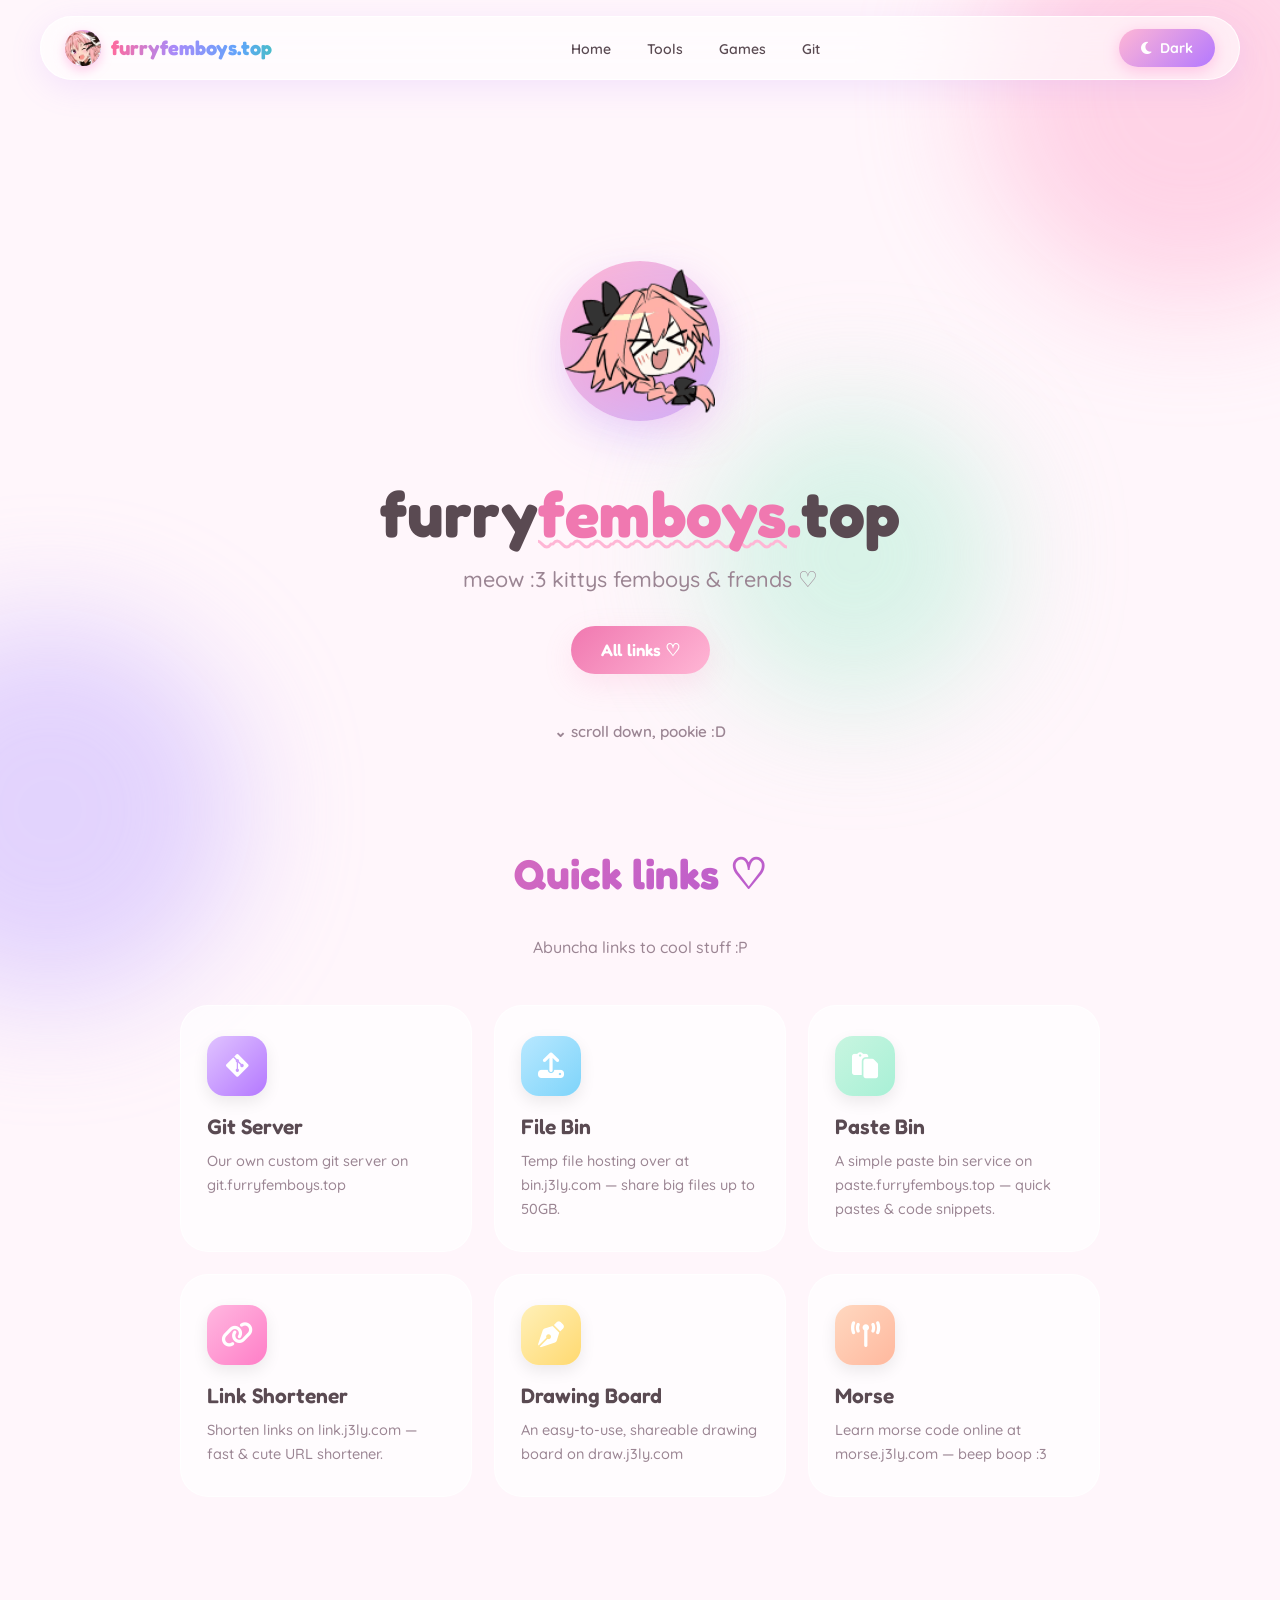
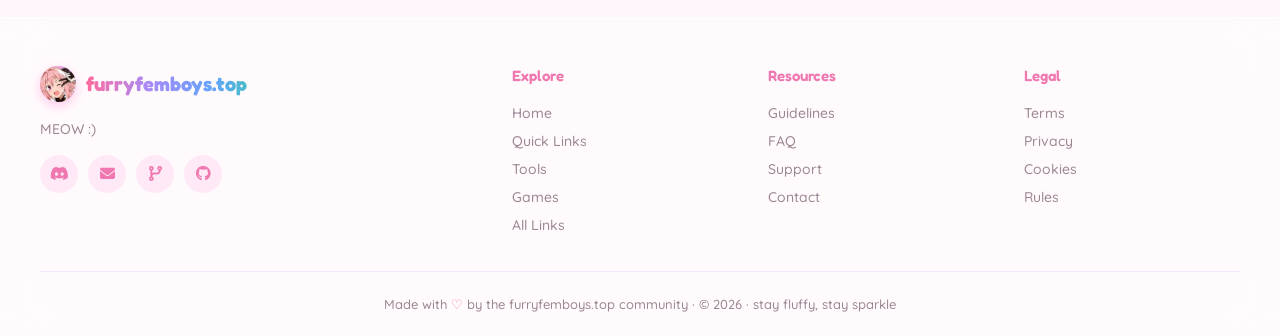
<file: index.html>
<!DOCTYPE html>
<html lang="en">
<head>
  <meta charset="UTF-8" />
  <meta name="viewport" content="width=device-width, initial-scale=1.0" />
  <title>furryfemboys.top</title>
  <meta name="description" content="A soft, cute corner of the internet for furry femboys (and friends)." />
  <link rel="icon" type="image/png" href="/favicon.png" />
  <link rel="preconnect" href="https://fonts.googleapis.com" />
  <link rel="preconnect" href="https://fonts.gstatic.com" crossorigin />
  <link href="https://fonts.googleapis.com/css2?family=Fredoka:wght@400;500;600;700&family=Quicksand:wght@400;500;600;700&display=swap" rel="stylesheet" />
  <link rel="stylesheet" href="https://cdnjs.cloudflare.com/ajax/libs/font-awesome/6.4.0/css/all.min.css" />
  <link rel="stylesheet" href="https://www.nerdfonts.com/assets/css/webfont.css" />
  <link rel="stylesheet" href="/css/style.css?v=6" />
</head>
<body>

  <!-- floating background decorations -->
  <div class="sparkle-field" aria-hidden="true"></div>
  <div class="custom-cursor" id="customCursor" aria-hidden="true"></div>
  <div class="blob blob--pink" aria-hidden="true"></div>
  <div class="blob blob--lilac" aria-hidden="true"></div>
  <div class="blob blob--mint" aria-hidden="true"></div>

  <!-- page load wave wash -->
  <div class="waves" aria-hidden="true">
    <div class="wave wave-0"></div>
    <div class="wave wave-1"></div>
    <div class="wave wave-1b"></div>
    <div class="wave wave-2"></div>
    <div class="wave wave-3"></div>
  </div>
  <svg class="wave-defs" aria-hidden="true" focusable="false">
    <defs>
      <clipPath id="waveClip" clipPathUnits="objectBoundingBox">
        <path d="M 0 0 H 1 V 0.55 C 0.88 0.28, 0.75 0.5, 0.62 0.4 C 0.5 0.28, 0.37 0.5, 0.25 0.4 C 0.13 0.28, 0.05 0.42, 0 0.4 Z"/>
      </clipPath>
    </defs>
  </svg>

  <!-- nav -->
  <nav>
    <a href="/" class="logo">
      <span class="logo-icon"><img src="/favicon.png" alt="" /></span>
      <span class="logo-text">furryfemboys.top</span>
    </a>
    <ul class="nav-links">
      <li><a href="/">Home</a></li>
      <li><a href="/links#tools">Tools</a></li>
      <li><a href="/links#games">Games</a></li>
      <li><a href="https://git.furryfemboys.top" target="_blank" rel="noopener noreferrer">Git</a></li>
    </ul>
    <button id="themeToggle" class="nav-cta theme-toggle" type="button" aria-label="Toggle light/dark theme">
      <i class="fa-solid fa-moon" aria-hidden="true"></i>
      <span class="theme-toggle__text">Dark</span>
    </button>
  </nav>

  <main id="top">

    <!-- HERO -->
    <section class="hero">
      <div class="hero__art" aria-hidden="true">
        <div class="hero__art-circle">
          <img src="/hero-icon.webp" alt="" class="mascot-svg" />
        </div>
        <span class="hero__sticker hero__sticker--1"><i class="nf nf-cod-sparkle"></i></span>
        <span class="hero__sticker hero__sticker--2"><i class="nf nf-fa-heart"></i></span>
        <span class="hero__sticker hero__sticker--3"><i class="nf nf-fa-star"></i></span>
        <span class="hero__sticker hero__sticker--4"><i class="nf nf-weather-stars"></i></span>
      </div>

      <h1 class="hero__title">furry<span class="accent">femboys</span><span class="dot">.</span>top</h1>
      <p class="hero__tagline">meow :3 kittys femboys &amp; frends ♡</p>

      <div class="hero__actions">
        <a href="/links" class="btn btn--primary">All links ♡</a>
      </div>

      <div class="hero__scroll" aria-hidden="true">⌄ scroll down, pookie :D </div>
    </section>

    <!-- QUICK LINKS -->
    <section class="content" id="Quick-links">
      <h2 class="section-title">Quick links ♡</h2>
      <p class="section-subtitle">Abuncha links to cool stuff :P</p>

      <div class="features-grid">
        <a href="https://git.furryfemboys.top" class="feature-card" target="_blank" rel="noopener noreferrer">
          <div class="feature-icon purple"><i class="fa-brands fa-git-alt"></i></div>
          <h3>Git Server</h3>
          <p>Our own custom git server on git.furryfemboys.top</p>
        </a>

        <a href="https://bin.j3ly.com/" class="feature-card" target="_blank" rel="noopener noreferrer">
          <div class="feature-icon blue"><i class="fa-solid fa-upload"></i></div>
          <h3>File Bin</h3>
          <p>Temp file hosting over at bin.j3ly.com — share big files up to 50GB.</p>
        </a>

        <a href="https://paste.furryfemboys.top/" class="feature-card" target="_blank" rel="noopener noreferrer">
          <div class="feature-icon mint"><i class="fa-solid fa-paste"></i></div>
          <h3>Paste Bin</h3>
          <p>A simple paste bin service on paste.furryfemboys.top — quick pastes &amp; code snippets.</p>
        </a>

        <a href="https://link.j3ly.com/" class="feature-card" target="_blank" rel="noopener noreferrer">
          <div class="feature-icon pink"><i class="fa-solid fa-link"></i></div>
          <h3>Link Shortener</h3>
          <p>Shorten links on link.j3ly.com — fast &amp; cute URL shortener.</p>
        </a>

        <a href="https://draw.j3ly.com/" class="feature-card" target="_blank" rel="noopener noreferrer">
          <div class="feature-icon yellow"><i class="fa-solid fa-pen-nib"></i></div>
          <h3>Drawing Board</h3>
          <p>An easy-to-use, shareable drawing board on draw.j3ly.com</p>
        </a>

        <a href="https://morse.j3ly.com/" class="feature-card" target="_blank" rel="noopener noreferrer">
          <div class="feature-icon peach"><i class="fa-solid fa-tower-broadcast"></i></div>
          <h3>Morse</h3>
          <p>Learn morse code online at morse.j3ly.com — beep boop :3</p>
        </a>
      </div>
    </section>

  </main>

  <footer>
    <div class="footer-content">
      <div class="footer-brand">
        <a href="/" class="logo">
          <span class="logo-icon"><img src="/favicon.png" alt="" /></span>
          <span class="logo-text">furryfemboys.top</span>
        </a>
        <p>MEOW :) </p>
        <div class="footer-social">
          <a href="https://discord.gg/T3cPWmKFg" aria-label="Discord" target="_blank" rel="noopener noreferrer"><i class="fa-brands fa-discord"></i></a>
          <a href="mailto:furryfemboys@j3ly.com" aria-label="Email" target="_blank" rel="noopener noreferrer"><i class="fa-solid fa-envelope"></i></a>
          <a href="https://git.gay/furryfemboys" aria-label="Git" target="_blank" rel="noopener noreferrer"><i class="fa-solid fa-code-branch"></i></a>
          <a href="https://github.com/furry-femboys" aria-label="GitHub" target="_blank" rel="noopener noreferrer"><i class="fa-brands fa-github"></i></a>
        </div>
      </div>
      <div class="footer-col">
        <h4>Explore</h4>
        <a href="/">Home</a>
        <a href="/#Quick-links">Quick Links</a>
        <a href="/links#tools">Tools</a>
        <a href="/links#games">Games</a>
        <a href="/links">All Links</a>
      </div>
      <div class="footer-col">
        <h4>Resources</h4>
        <a href="#">Guidelines</a>
        <a href="#">FAQ</a>
        <a href="#">Support</a>
        <a href="#">Contact</a>
      </div>
      <div class="footer-col">
        <h4>Legal</h4>
        <a href="#">Terms</a>
        <a href="#">Privacy</a>
        <a href="#">Cookies</a>
        <a href="#">Rules</a>
      </div>
    </div>
    <div class="footer-bottom">
      Made with <span class="heart">♡</span> by the furryfemboys.top community · © 2026 · stay fluffy, stay sparkle
    </div>
  </footer>

  <script src="/js/main.js?v=6"></script>
</body>
</html>
</file>
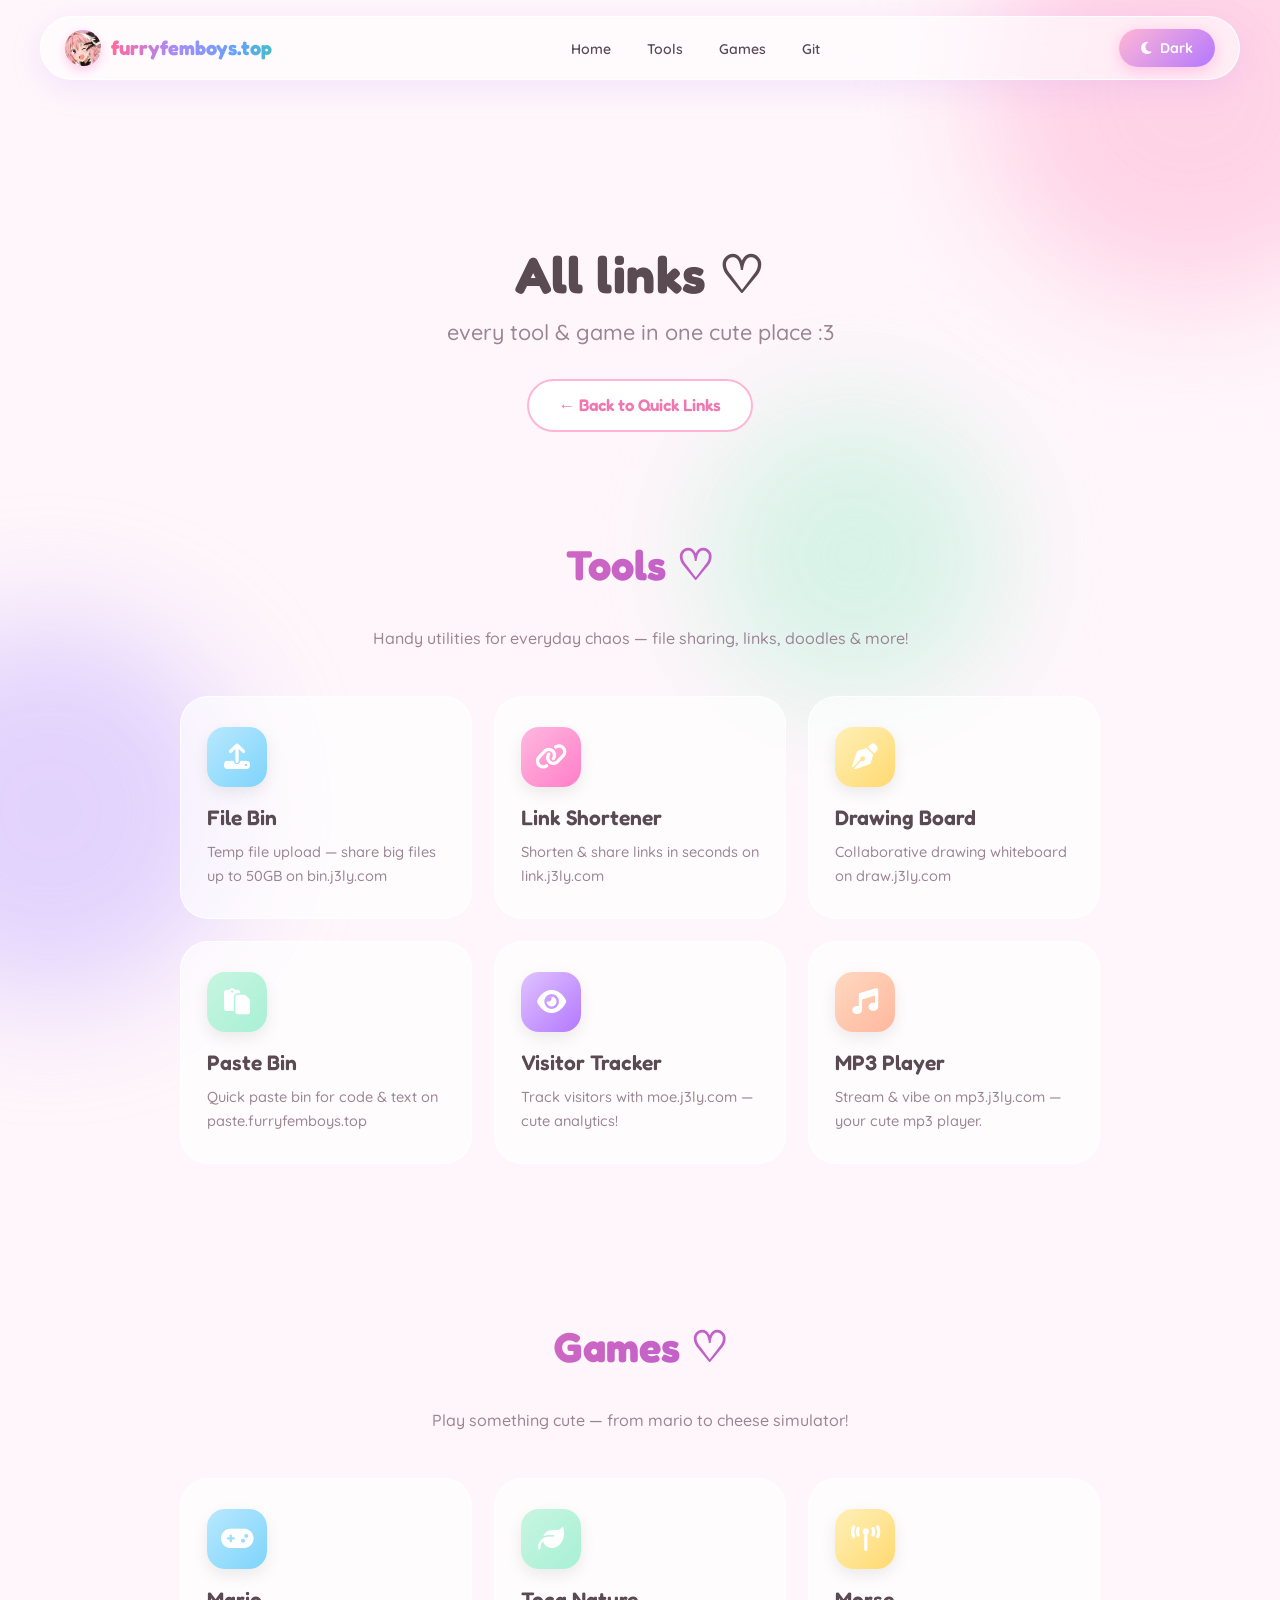
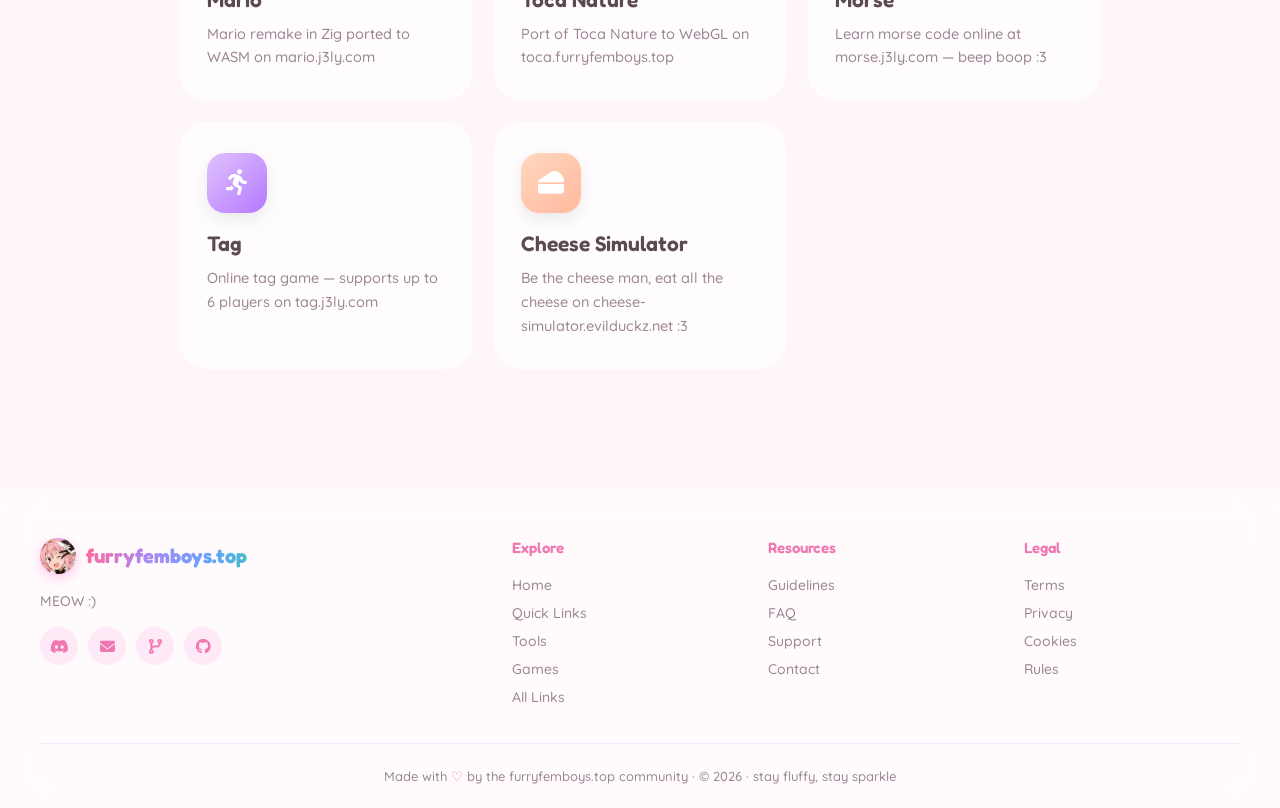
<file: links/index.html>
<!DOCTYPE html>
<html lang="en">
<head>
  <meta charset="UTF-8" />
  <meta name="viewport" content="width=device-width, initial-scale=1.0" />
  <title>All Links — furryfemboys.top</title>
  <meta name="description" content="Full list of tools and games from furryfemboys.top" />
  <link rel="icon" type="image/png" href="/favicon.png" />
  <link rel="preconnect" href="https://fonts.googleapis.com" />
  <link rel="preconnect" href="https://fonts.gstatic.com" crossorigin />
  <link href="https://fonts.googleapis.com/css2?family=Fredoka:wght@400;500;600;700&family=Quicksand:wght@400;500;600;700&display=swap" rel="stylesheet" />
  <link rel="stylesheet" href="https://cdnjs.cloudflare.com/ajax/libs/font-awesome/6.4.0/css/all.min.css" />
  <link rel="stylesheet" href="https://www.nerdfonts.com/assets/css/webfont.css" />
  <link rel="stylesheet" href="/css/style.css?v=6" />
</head>
<body>

  <!-- floating background decorations -->
  <div class="sparkle-field" aria-hidden="true"></div>
  <div class="custom-cursor" id="customCursor" aria-hidden="true"></div>
  <div class="blob blob--pink" aria-hidden="true"></div>
  <div class="blob blob--lilac" aria-hidden="true"></div>
  <div class="blob blob--mint" aria-hidden="true"></div>

  <!-- page load wave wash -->
  <div class="waves" aria-hidden="true">
    <div class="wave wave-0"></div>
    <div class="wave wave-1"></div>
    <div class="wave wave-1b"></div>
    <div class="wave wave-2"></div>
    <div class="wave wave-3"></div>
  </div>
  <svg class="wave-defs" aria-hidden="true" focusable="false">
    <defs>
      <clipPath id="waveClip" clipPathUnits="objectBoundingBox">
        <path d="M 0 0 H 1 V 0.55 C 0.88 0.28, 0.75 0.5, 0.62 0.4 C 0.5 0.28, 0.37 0.5, 0.25 0.4 C 0.13 0.28, 0.05 0.42, 0 0.4 Z"/>
      </clipPath>
    </defs>
  </svg>

  <!-- nav -->
  <nav>
    <a href="/" class="logo">
      <span class="logo-icon"><img src="/favicon.png" alt="" /></span>
      <span class="logo-text">furryfemboys.top</span>
    </a>
    <ul class="nav-links">
      <li><a href="/">Home</a></li>
      <li><a href="/links#tools">Tools</a></li>
      <li><a href="/links#games">Games</a></li>
      <li><a href="https://git.furryfemboys.top" target="_blank" rel="noopener noreferrer">Git</a></li>
    </ul>
    <button id="themeToggle" class="nav-cta theme-toggle" type="button" aria-label="Toggle light/dark theme">
      <i class="fa-solid fa-moon" aria-hidden="true"></i>
      <span class="theme-toggle__text">Dark</span>
    </button>
  </nav>

  <main id="top">

    <!-- HEADER -->
    <section class="hero" style="padding-bottom: 30px;">
      <h1 class="hero__title" style="font-size: clamp(2rem, 6vw, 3.2rem);">All links ♡</h1>
      <p class="hero__tagline">every tool &amp; game in one cute place :3</p>
      <div class="hero__actions">
        <a href="/#Quick-links" class="btn btn--ghost">← Back to Quick Links</a>
      </div>
    </section>

    <!-- TOOLS -->
    <section class="content" id="tools">
      <h2 class="section-title">Tools ♡</h2>
      <p class="section-subtitle">Handy utilities for everyday chaos — file sharing, links, doodles &amp; more!</p>

      <div class="features-grid">
        <a href="https://bin.j3ly.com/" class="feature-card" target="_blank" rel="noopener noreferrer">
          <div class="feature-icon blue"><i class="fa-solid fa-upload"></i></div>
          <h3>File Bin</h3>
          <p>Temp file upload — share big files up to 50GB on bin.j3ly.com</p>
        </a>

        <a href="https://link.j3ly.com/" class="feature-card" target="_blank" rel="noopener noreferrer">
          <div class="feature-icon pink"><i class="fa-solid fa-link"></i></div>
          <h3>Link Shortener</h3>
          <p>Shorten &amp; share links in seconds on link.j3ly.com</p>
        </a>

        <a href="https://draw.j3ly.com/" class="feature-card" target="_blank" rel="noopener noreferrer">
          <div class="feature-icon yellow"><i class="fa-solid fa-pen-nib"></i></div>
          <h3>Drawing Board</h3>
          <p>Collaborative drawing whiteboard on draw.j3ly.com</p>
        </a>

        <a href="https://paste.furryfemboys.top/" class="feature-card" target="_blank" rel="noopener noreferrer">
          <div class="feature-icon mint"><i class="fa-solid fa-paste"></i></div>
          <h3>Paste Bin</h3>
          <p>Quick paste bin for code &amp; text on paste.furryfemboys.top</p>
        </a>

        <a href="https://moe.j3ly.com/" class="feature-card" target="_blank" rel="noopener noreferrer">
          <div class="feature-icon purple"><i class="fa-solid fa-eye"></i></div>
          <h3>Visitor Tracker</h3>
          <p>Track visitors with moe.j3ly.com — cute analytics!</p>
        </a>

        <a href="https://mp3.j3ly.com/" class="feature-card" target="_blank" rel="noopener noreferrer">
          <div class="feature-icon peach"><i class="fa-solid fa-music"></i></div>
          <h3>MP3 Player</h3>
          <p>Stream &amp; vibe on mp3.j3ly.com — your cute mp3 player.</p>
        </a>
      </div>
    </section>

    <!-- GAMES -->
    <section class="content" id="games">
      <h2 class="section-title">Games ♡</h2>
      <p class="section-subtitle">Play something cute — from mario to cheese simulator!</p>

      <div class="features-grid">
        <a href="https://mario.j3ly.com/" class="feature-card" target="_blank" rel="noopener noreferrer">
          <div class="feature-icon blue"><i class="fa-solid fa-gamepad"></i></div>
          <h3>Mario</h3>
          <p>Mario remake in Zig ported to WASM on mario.j3ly.com</p>
        </a>

        <a href="https://toca.furryfemboys.top/" class="feature-card" target="_blank" rel="noopener noreferrer">
          <div class="feature-icon mint"><i class="fa-solid fa-leaf"></i></div>
          <h3>Toca Nature</h3>
          <p>Port of Toca Nature to WebGL on toca.furryfemboys.top</p>
        </a>

        <a href="https://morse.j3ly.com/" class="feature-card" target="_blank" rel="noopener noreferrer">
          <div class="feature-icon yellow"><i class="fa-solid fa-tower-broadcast"></i></div>
          <h3>Morse</h3>
          <p>Learn morse code online at morse.j3ly.com — beep boop :3</p>
        </a>

        <a href="https://tag.j3ly.com/" class="feature-card" target="_blank" rel="noopener noreferrer">
          <div class="feature-icon purple"><i class="fa-solid fa-person-running"></i></div>
          <h3>Tag</h3>
          <p>Online tag game — supports up to 6 players on tag.j3ly.com</p>
        </a>

        <a href="https://cheese-simulator.evilduckz.net/" class="feature-card" target="_blank" rel="noopener noreferrer">
          <div class="feature-icon peach"><i class="fa-solid fa-cheese"></i></div>
          <h3>Cheese Simulator</h3>
          <p>Be the cheese man, eat all the cheese on cheese-simulator.evilduckz.net :3</p>
        </a>
      </div>
    </section>

  </main>

  <footer>
    <div class="footer-content">
      <div class="footer-brand">
        <a href="/" class="logo">
          <span class="logo-icon"><img src="/favicon.png" alt="" /></span>
          <span class="logo-text">furryfemboys.top</span>
        </a>
        <p>MEOW :) </p>
        <div class="footer-social">
          <a href="https://discord.gg/T3cPWmKFg" aria-label="Discord" target="_blank" rel="noopener noreferrer"><i class="fa-brands fa-discord"></i></a>
          <a href="mailto:furryfemboys@j3ly.com" aria-label="Email" target="_blank" rel="noopener noreferrer"><i class="fa-solid fa-envelope"></i></a>
          <a href="https://git.gay/furryfemboys" aria-label="Git" target="_blank" rel="noopener noreferrer"><i class="fa-solid fa-code-branch"></i></a>
          <a href="https://github.com/furry-femboys" aria-label="GitHub" target="_blank" rel="noopener noreferrer"><i class="fa-brands fa-github"></i></a>
        </div>
      </div>
      <div class="footer-col">
        <h4>Explore</h4>
        <a href="/">Home</a>
        <a href="/#Quick-links">Quick Links</a>
        <a href="/links#tools">Tools</a>
        <a href="/links#games">Games</a>
        <a href="/links">All Links</a>
      </div>
      <div class="footer-col">
        <h4>Resources</h4>
        <a href="#">Guidelines</a>
        <a href="#">FAQ</a>
        <a href="#">Support</a>
        <a href="#">Contact</a>
      </div>
      <div class="footer-col">
        <h4>Legal</h4>
        <a href="#">Terms</a>
        <a href="#">Privacy</a>
        <a href="#">Cookies</a>
        <a href="#">Rules</a>
      </div>
    </div>
    <div class="footer-bottom">
      Made with <span class="heart">♡</span> by the furryfemboys.top community · © 2026 · stay fluffy, stay sparkle
    </div>
  </footer>

  <script src="/js/main.js?v=6"></script>
</body>
</html>
</file>
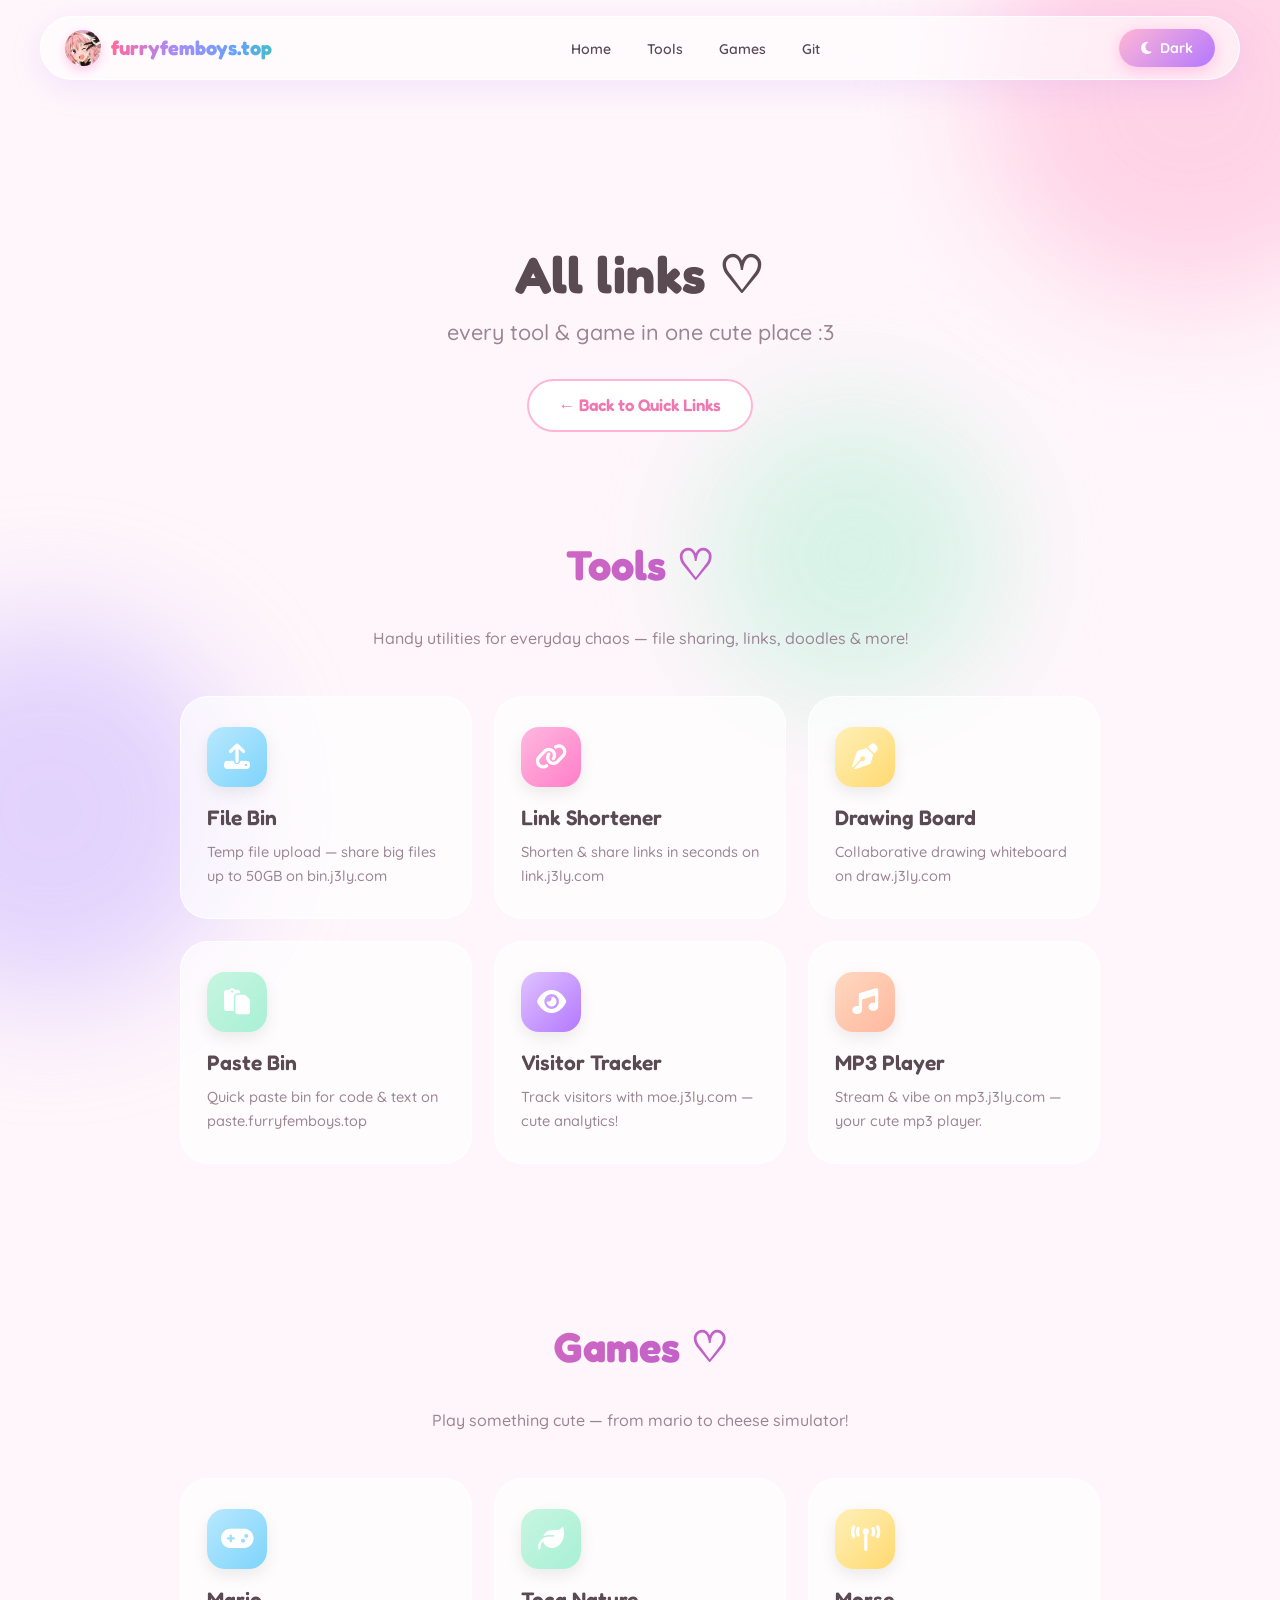
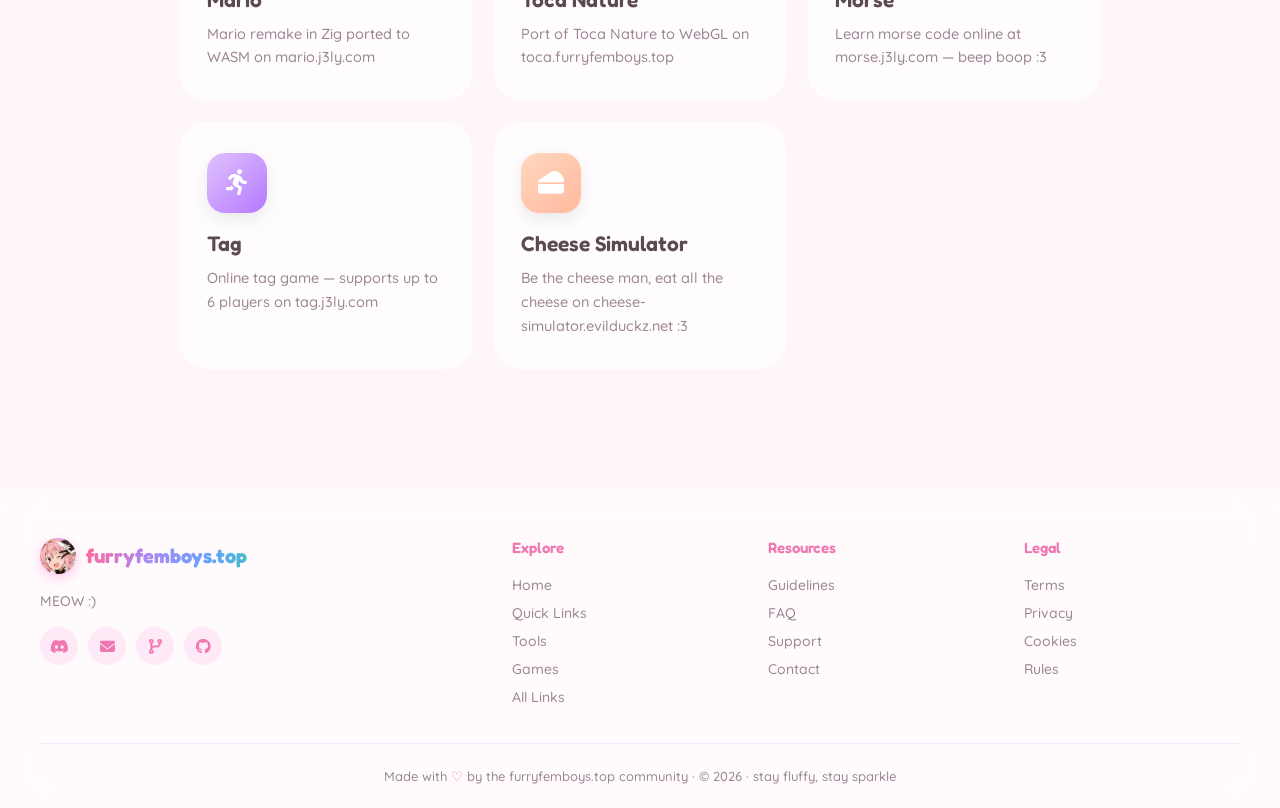
<file: links.html>
<!DOCTYPE html>
<html lang="en">
<head>
  <meta charset="UTF-8" />
  <meta name="viewport" content="width=device-width, initial-scale=1.0" />
  <title>All Links — furryfemboys.top</title>
  <meta name="description" content="Full list of tools and games from furryfemboys.top" />
  <link rel="icon" type="image/png" href="favicon.png" />
  <link rel="preconnect" href="https://fonts.googleapis.com" />
  <link rel="preconnect" href="https://fonts.gstatic.com" crossorigin />
  <link href="https://fonts.googleapis.com/css2?family=Fredoka:wght@400;500;600;700&family=Quicksand:wght@400;500;600;700&display=swap" rel="stylesheet" />
  <link rel="stylesheet" href="https://cdnjs.cloudflare.com/ajax/libs/font-awesome/6.4.0/css/all.min.css" />
  <link rel="stylesheet" href="https://www.nerdfonts.com/assets/css/webfont.css" />
  <link rel="stylesheet" href="css/style.css?v=5" />
</head>
<body>

  <!-- floating background decorations -->
  <div class="sparkle-field" aria-hidden="true"></div>
  <div class="custom-cursor" id="customCursor" aria-hidden="true"></div>
  <div class="blob blob--pink" aria-hidden="true"></div>
  <div class="blob blob--lilac" aria-hidden="true"></div>
  <div class="blob blob--mint" aria-hidden="true"></div>

  <!-- page load wave wash -->
  <div class="waves" aria-hidden="true">
    <div class="wave wave-0"></div>
    <div class="wave wave-1"></div>
    <div class="wave wave-1b"></div>
    <div class="wave wave-2"></div>
    <div class="wave wave-3"></div>
  </div>
  <svg class="wave-defs" aria-hidden="true" focusable="false">
    <defs>
      <clipPath id="waveClip" clipPathUnits="objectBoundingBox">
        <path d="M 0 0 H 1 V 0.55 C 0.88 0.28, 0.75 0.5, 0.62 0.4 C 0.5 0.28, 0.37 0.5, 0.25 0.4 C 0.13 0.28, 0.05 0.42, 0 0.4 Z"/>
      </clipPath>
    </defs>
  </svg>

  <!-- nav -->
  <nav>
    <a href="index.html" class="logo">
      <span class="logo-icon"><img src="favicon.png" alt="" /></span>
      <span class="logo-text">furryfemboys.top</span>
    </a>
    <ul class="nav-links">
      <li><a href="index.html">Home</a></li>
      <li><a href="links.html#tools">Tools</a></li>
      <li><a href="links.html#games">Games</a></li>
      <li><a href="https://git.furryfemboys.top" target="_blank" rel="noopener noreferrer">Git</a></li>
    </ul>
    <button id="themeToggle" class="nav-cta theme-toggle" type="button" aria-label="Toggle light/dark theme">
      <i class="fa-solid fa-moon" aria-hidden="true"></i>
      <span class="theme-toggle__text">Dark</span>
    </button>
  </nav>

  <main id="top">

    <!-- HEADER -->
    <section class="hero" style="padding-bottom: 30px;">
      <h1 class="hero__title" style="font-size: clamp(2rem, 6vw, 3.2rem);">All links ♡</h1>
      <p class="hero__tagline">every tool &amp; game in one cute place :3</p>
      <div class="hero__actions">
        <a href="index.html#Quick-links" class="btn btn--ghost">← Back to Quick Links</a>
      </div>
    </section>

    <!-- TOOLS -->
    <section class="content" id="tools">
      <h2 class="section-title">Tools ♡</h2>
      <p class="section-subtitle">Handy utilities for everyday chaos — file sharing, links, doodles &amp; more!</p>

      <div class="features-grid">
        <a href="https://bin.j3ly.com/" class="feature-card" target="_blank" rel="noopener noreferrer">
          <div class="feature-icon blue"><i class="fa-solid fa-upload"></i></div>
          <h3>File Bin</h3>
          <p>Temp file upload — share big files up to 50GB on bin.j3ly.com</p>
        </a>

        <a href="https://link.j3ly.com/" class="feature-card" target="_blank" rel="noopener noreferrer">
          <div class="feature-icon pink"><i class="fa-solid fa-link"></i></div>
          <h3>Link Shortener</h3>
          <p>Shorten &amp; share links in seconds on link.j3ly.com</p>
        </a>

        <a href="https://draw.j3ly.com/" class="feature-card" target="_blank" rel="noopener noreferrer">
          <div class="feature-icon yellow"><i class="fa-solid fa-pen-nib"></i></div>
          <h3>Drawing Board</h3>
          <p>Collaborative drawing whiteboard on draw.j3ly.com</p>
        </a>

        <a href="https://paste.furryfemboys.top/" class="feature-card" target="_blank" rel="noopener noreferrer">
          <div class="feature-icon mint"><i class="fa-solid fa-paste"></i></div>
          <h3>Paste Bin</h3>
          <p>Quick paste bin for code &amp; text on paste.furryfemboys.top</p>
        </a>

        <a href="https://moe.j3ly.com/" class="feature-card" target="_blank" rel="noopener noreferrer">
          <div class="feature-icon purple"><i class="fa-solid fa-eye"></i></div>
          <h3>Visitor Tracker</h3>
          <p>Track visitors with moe.j3ly.com — cute analytics!</p>
        </a>

        <a href="https://mp3.j3ly.com/" class="feature-card" target="_blank" rel="noopener noreferrer">
          <div class="feature-icon peach"><i class="fa-solid fa-music"></i></div>
          <h3>MP3 Player</h3>
          <p>Stream &amp; vibe on mp3.j3ly.com — your cute mp3 player.</p>
        </a>
      </div>
    </section>

    <!-- GAMES -->
    <section class="content" id="games">
      <h2 class="section-title">Games ♡</h2>
      <p class="section-subtitle">Play something cute — from mario to cheese simulator!</p>

      <div class="features-grid">
        <a href="https://mario.j3ly.com/" class="feature-card" target="_blank" rel="noopener noreferrer">
          <div class="feature-icon blue"><i class="fa-solid fa-gamepad"></i></div>
          <h3>Mario</h3>
          <p>Mario remake in Zig ported to WASM on mario.j3ly.com</p>
        </a>

        <a href="https://toca.furryfemboys.top/" class="feature-card" target="_blank" rel="noopener noreferrer">
          <div class="feature-icon mint"><i class="fa-solid fa-leaf"></i></div>
          <h3>Toca Nature</h3>
          <p>Port of Toca Nature to WebGL on toca.furryfemboys.top</p>
        </a>

        <a href="https://morse.j3ly.com/" class="feature-card" target="_blank" rel="noopener noreferrer">
          <div class="feature-icon yellow"><i class="fa-solid fa-tower-broadcast"></i></div>
          <h3>Morse</h3>
          <p>Learn morse code online at morse.j3ly.com — beep boop :3</p>
        </a>

        <a href="https://tag.j3ly.com/" class="feature-card" target="_blank" rel="noopener noreferrer">
          <div class="feature-icon purple"><i class="fa-solid fa-person-running"></i></div>
          <h3>Tag</h3>
          <p>Online tag game — supports up to 6 players on tag.j3ly.com</p>
        </a>

        <a href="https://cheese-simulator.evilduckz.net/" class="feature-card" target="_blank" rel="noopener noreferrer">
          <div class="feature-icon peach"><i class="fa-solid fa-cheese"></i></div>
          <h3>Cheese Simulator</h3>
          <p>Be the cheese man, eat all the cheese on cheese-simulator.evilduckz.net :3</p>
        </a>
      </div>
    </section>

  </main>

  <footer>
    <div class="footer-content">
      <div class="footer-brand">
        <a href="index.html" class="logo">
          <span class="logo-icon"><img src="favicon.png" alt="" /></span>
          <span class="logo-text">furryfemboys.top</span>
        </a>
        <p>MEOW :) </p>
        <div class="footer-social">
          <a href="https://discord.gg/T3cPWmKFg" aria-label="Discord" target="_blank" rel="noopener noreferrer"><i class="fa-brands fa-discord"></i></a>
          <a href="mailto:furryfemboys@j3ly.com" aria-label="Email" target="_blank" rel="noopener noreferrer"><i class="fa-solid fa-envelope"></i></a>
          <a href="https://git.gay/furryfemboys" aria-label="Git" target="_blank" rel="noopener noreferrer"><i class="fa-solid fa-code-branch"></i></a>
          <a href="https://github.com/furry-femboys" aria-label="GitHub" target="_blank" rel="noopener noreferrer"><i class="fa-brands fa-github"></i></a>
        </div>
      </div>
      <div class="footer-col">
        <h4>Explore</h4>
        <a href="index.html">Home</a>
        <a href="index.html#Quick-links">Quick Links</a>
        <a href="links.html#tools">Tools</a>
        <a href="links.html#games">Games</a>
        <a href="links.html">All Links</a>
      </div>
      <div class="footer-col">
        <h4>Resources</h4>
        <a href="#">Guidelines</a>
        <a href="#">FAQ</a>
        <a href="#">Support</a>
        <a href="#">Contact</a>
      </div>
      <div class="footer-col">
        <h4>Legal</h4>
        <a href="#">Terms</a>
        <a href="#">Privacy</a>
        <a href="#">Cookies</a>
        <a href="#">Rules</a>
      </div>
    </div>
    <div class="footer-bottom">
      Made with <span class="heart">♡</span> by the furryfemboys.top community · © 2026 · stay fluffy, stay sparkle
    </div>
  </footer>

  <script src="js/main.js?v=5"></script>
</body>
</html>
</file>
<file: css/style.css>
:root {
  --bg: #fff6fb;
  --bg-soft: #fffafd;
  --pink: #ffb6d5;
  --pink-deep: #f078b0;
  --pink-soft: #ffb8e0;
  --purple: #b478ff;
  --purple-deep: #9d4edd;
  --lilac: #cbb6ff;
  --card-bg: rgba(255, 255, 255, 0.65);
  --card-border: rgba(255, 255, 255, 0.8);
  --mint: #b8f0d8;
  --peach: #ffd9a8;
  --text: #5a4a52;
  --text-soft: #9b8593;
  --white: #ffffff;
  --radius: 24px;
  --shadow: 0 10px 30px rgba(240, 120, 176, 0.15);
  --shadow-hover: 0 14px 40px rgba(240, 120, 176, 0.28);
}

[data-theme="dark"] {
  --bg: #1a1622;
  --bg-soft: #231e30;
  --card-bg: rgba(42, 36, 56, 0.75);
  --card-border: rgba(255, 182, 213, 0.12);
  --text: #f2e6f0;
  --text-soft: #c4a8c0;
  --white: #2a2438;
  --shadow: 0 10px 30px rgba(0, 0, 0, 0.35);
  --shadow-hover: 0 14px 40px rgba(0, 0, 0, 0.5);
}

@view-transition {
  navigation: auto;
}

* {
  margin: 0;
  padding: 0;
  box-sizing: border-box;
  -webkit-user-select: none;
  -moz-user-select: none;
  -ms-user-select: none;
  user-select: none;
  -webkit-touch-callout: none;
}

html {
  scroll-behavior: smooth;
}

html.is-navigating::before {
  content: "";
  position: fixed;
  top: 0;
  left: 0;
  height: 3px;
  width: 100%;
  background: linear-gradient(90deg, var(--pink), var(--purple), var(--lilac));
  z-index: 9999;
  transform-origin: left;
  animation: navProgress 1s ease-in-out infinite;
}

@keyframes navProgress {
  0% { transform: scaleX(0); transform-origin: left; }
  50% { transform: scaleX(1); transform-origin: left; }
  100% { transform: scaleX(0); transform-origin: right; }
}

::view-transition-group(root) {
  animation-duration: 0.32s;
}

main {
  view-transition-name: main-content;
}

::view-transition-old(main-content),
::view-transition-new(main-content) {
  animation-duration: 0.32s;
  animation-timing-function: cubic-bezier(0.32, 0.72, 0, 1);
}

body {
  font-family: "Quicksand", sans-serif;
  background: var(--bg);
  color: var(--text);
  min-height: 100vh;
  overflow-x: hidden;
  position: relative;
  cursor: none;
  transition: background-color 0.3s ease, color 0.3s ease;
}

* {
  cursor: none !important;
}

.custom-cursor {
  position: fixed;
  top: 0;
  left: 0;
  width: 64px;
  height: 64px;
  background: url("/cursor.png") no-repeat center / contain;
  pointer-events: none;
  user-select: none;
  z-index: 99999;
  transform: translate(-32px, -32px);
  opacity: 0;
  transition: opacity 0.2s ease;
}

h1, h2, h3, .logo, .btn, .link-card__text strong {
  font-family: "Fredoka", sans-serif;
}

a {
  color: inherit;
  text-decoration: none;
}

/* ---------- background decorations ---------- */

.blob {
  position: fixed;
  border-radius: 50%;
  filter: blur(60px);
  opacity: 0.55;
  z-index: -1;
  pointer-events: none;
}

.blob--pink {
  width: 420px;
  height: 420px;
  background: var(--pink);
  top: -120px;
  right: -120px;
  animation: drift 18s ease-in-out infinite alternate;
}

.blob--lilac {
  width: 380px;
  height: 380px;
  background: var(--lilac);
  bottom: -100px;
  left: -140px;
  animation: drift 22s ease-in-out infinite alternate-reverse;
}

.blob--mint {
  width: 300px;
  height: 300px;
  background: var(--mint);
  top: 45%;
  left: 55%;
  animation: drift 26s ease-in-out infinite alternate;
}

@keyframes drift {
  from { transform: translate(0, 0) scale(1); }
  to   { transform: translate(40px, 30px) scale(1.15); }
}

.sparkle-field {
  position: fixed;
  inset: 0;
  z-index: -1;
  pointer-events: none;
}

.sparkle {
  position: absolute;
  font-size: 16px;
  opacity: 0;
  animation: twinkle 4s ease-in-out infinite;
  pointer-events: none;
  user-select: none;
}

@keyframes twinkle {
  0%, 100% { opacity: 0; transform: translateY(0) scale(0.6) rotate(0deg); }
  50%      { opacity: 0.9; transform: translateY(-18px) scale(1.1) rotate(20deg); }
}

/* ---------- sparkle cursor trail ---------- */

.sparkle-trail {
  position: fixed;
  pointer-events: none;
  z-index: 9999;
  font-size: 14px;
  animation: sparkleFade 0.9s ease-out forwards;
  transform: translate(-50%, -50%);
  user-select: none;
}

@keyframes sparkleFade {
  0%   { transform: translate(-50%, -50%) scale(0) rotate(0deg); opacity: 1; }
  50%  { transform: translate(-50%, -50%) scale(1.3) rotate(180deg); opacity: 1; }
  100% { transform: translate(-50%, -50%) scale(0.4) rotate(360deg); opacity: 0; }
}

/* ---------- nav ---------- */

nav {
  position: sticky;
  top: 16px;
  z-index: 100;
  margin: 16px auto;
  padding: 12px 24px;
  max-width: 1200px;
  background: rgba(255, 255, 255, 0.6);
  backdrop-filter: blur(20px);
  -webkit-backdrop-filter: blur(20px);
  border: 1.5px solid rgba(255, 255, 255, 0.85);
  border-radius: 100px;
  display: flex;
  align-items: center;
  justify-content: space-between;
  box-shadow: 0 8px 32px rgba(180, 120, 255, 0.15);
}

.logo {
  font-family: "Fredoka", sans-serif;
  font-weight: 700;
  font-size: 20px;
  color: var(--pink-deep);
  display: inline-flex;
  align-items: center;
  gap: 10px;
  text-decoration: none;
}

.logo-text {
  background: linear-gradient(90deg, #ff6b9d, #a78bfa, #60a5fa, #34d399, #fbbf24, #fb7185);
  background-size: 200% 100%;
  -webkit-background-clip: text;
  background-clip: text;
  -webkit-text-fill-color: transparent;
  background-position: 0% center;
  transition: background-position 0.6s ease;
}

.logo:hover .logo-text {
  background-position: 100% center;
}

.logo-icon {
  display: inline-flex;
  align-items: center;
  justify-content: center;
  width: 36px;
  height: 36px;
  background: linear-gradient(135deg, var(--pink), var(--purple));
  border-radius: 50%;
  color: white;
  font-size: 18px;
  box-shadow: 0 4px 12px rgba(255, 126, 199, 0.4);
  transition: transform 0.3s ease;
  overflow: hidden;
}

.logo-icon img {
  width: 100%;
  height: 100%;
  object-fit: cover;
  display: block;
}

.logo:hover .logo-icon {
  transform: scale(1.15) rotate(10deg);
}

.nav-links {
  display: flex;
  gap: 4px;
  list-style: none;
}

.nav-links a {
  text-decoration: none;
  color: var(--text);
  font-weight: 600;
  padding: 8px 16px;
  border-radius: 100px;
  transition: all 0.3s ease;
  font-size: 14px;
}

.nav-links a:hover {
  background: rgba(255, 126, 199, 0.15);
  color: var(--pink-deep);
  transform: translateY(-2px);
}

.nav-cta {
  background: linear-gradient(135deg, var(--pink), var(--purple));
  color: white;
  padding: 10px 22px;
  border-radius: 100px;
  text-decoration: none;
  font-weight: 700;
  font-size: 14px;
  box-shadow: 0 4px 16px rgba(255, 126, 199, 0.4);
  transition: all 0.3s cubic-bezier(0.34, 1.56, 0.64, 1);
  display: inline-flex;
  align-items: center;
  gap: 8px;
}

.nav-cta:hover {
  transform: translateY(-2px) scale(1.05);
  box-shadow: 0 8px 24px rgba(255, 126, 199, 0.55);
}

.theme-toggle {
  border: none;
  cursor: none !important;
  font-family: inherit;
}

.theme-toggle i {
  font-size: 14px;
}

[data-theme="dark"] nav {
  background: rgba(42, 36, 56, 0.7);
  border-color: rgba(255, 182, 213, 0.12);
}

[data-theme="dark"] footer {
  background: rgba(42, 36, 56, 0.6);
  border-top-color: rgba(255, 182, 213, 0.1);
}

[data-theme="dark"] .blob--pink { opacity: 0.25; }
[data-theme="dark"] .blob--lilac { opacity: 0.22; }
[data-theme="dark"] .blob--mint { opacity: 0.18; }

/* ---------- hero ---------- */

.hero {
  text-align: center;
  padding: 150px 20px 30px;
  max-width: 820px;
  margin: 0 auto;
}

.hero__art {
  position: relative;
  width: 190px;
  height: 190px;
  margin: 0 auto 28px;
}

.hero__art-circle {
  width: 160px;
  height: 160px;
  border-radius: 50%;
  background: linear-gradient(135deg, var(--pink), var(--lilac));
  display: flex;
  align-items: center;
  justify-content: center;
  margin: 15px auto;
  box-shadow: 0 18px 45px rgba(203, 182, 255, 0.45);
  animation: bob 4s ease-in-out infinite;
}

.mascot-svg {
  width: 150px;
  height: 150px;
  object-fit: cover;
  transform-origin: calc(50% - 20px) 50%;
  filter: drop-shadow(0 12px 24px rgba(255, 126, 199, 0.3));
  animation: mascotWobble 6s ease-in-out infinite;
}

@keyframes mascotWobble {
  0%, 100% { transform: rotate(-8deg); }
  50%      { transform: rotate(8deg); }
}

@keyframes bob {
  0%, 100% { transform: translateY(0) rotate(-3deg); }
  50%      { transform: translateY(-14px) rotate(3deg); }
}

.hero__sticker {
  position: absolute;
  font-size: 30px;
  color: #ff9ec7;
  filter: drop-shadow(0 4px 8px rgba(0, 0, 0, 0.08));
  animation: floaty 3.5s ease-in-out infinite;
}

.hero__sticker--1 { top: 0; left: 0; animation-delay: 0s; }
.hero__sticker--2 { top: 6px; right: 0; animation-delay: 0.6s; }
.hero__sticker--3 { bottom: 0; left: 6px; animation-delay: 1.2s; }
.hero__sticker--4 { bottom: 4px; right: 4px; animation-delay: 1.8s; }

@keyframes floaty {
  0%, 100% { transform: translateY(0) rotate(-6deg); }
  50%      { transform: translateY(-10px) rotate(6deg); }
}

.hero__title {
  font-size: clamp(2.4rem, 7vw, 4rem);
  font-weight: 700;
  letter-spacing: 0.5px;
  line-height: 1.1;
  margin-bottom: 16px;
}

.hero__title .accent {
  color: var(--pink-deep);
  position: relative;
  white-space: nowrap;
}

.hero__title .accent::after {
  content: "";
  position: absolute;
  left: 0;
  right: 0;
  bottom: 2px;
  height: 14px;
  background: url("data:image/svg+xml,%3Csvg xmlns='http://www.w3.org/2000/svg' width='20' height='14' viewBox='0 0 20 14'%3E%3Cpath d='M1 8 Q5 2 10 8 T19 8' fill='none' stroke='%23ffb6d5' stroke-width='3' stroke-linecap='round'/%3E%3C/svg%3E") repeat-x bottom;
  background-size: 20px 14px;
  z-index: -1;
}

.hero__title .dot {
  color: var(--pink-deep);
}

.hero__tagline {
  font-size: clamp(1.05rem, 2.5vw, 1.35rem);
  color: var(--text-soft);
  font-weight: 500;
  margin-bottom: 34px;
}

.hero__actions {
  display: flex;
  gap: 14px;
  justify-content: center;
  flex-wrap: wrap;
}

.btn {
  font-size: 1.05rem;
  font-weight: 600;
  padding: 14px 30px;
  border-radius: 999px;
  transition: all 0.25s ease;
  display: inline-block;
}

.btn--primary {
  background: linear-gradient(135deg, var(--pink-deep), var(--pink));
  color: var(--white);
  box-shadow: var(--shadow);
}

.btn--primary:hover {
  transform: translateY(-4px) scale(1.03);
  box-shadow: var(--shadow-hover);
}

.btn--ghost {
  background: var(--white);
  color: var(--pink-deep);
  border: 2px solid var(--pink);
}

.btn--ghost:hover {
  background: #fff0f7;
  transform: translateY(-4px) scale(1.03);
}

.hero__scroll {
  margin-top: 48px;
  color: var(--text-soft);
  font-weight: 600;
  font-size: 0.95rem;
  animation: floaty 2.5s ease-in-out infinite;
}

/* ---------- sections ---------- */

.section-title {
  font-size: clamp(1.8rem, 4.5vw, 2.6rem);
  font-weight: 700;
  text-align: center;
  margin-bottom: 40px;
  background: linear-gradient(135deg, var(--pink-deep), var(--purple-deep));
  -webkit-background-clip: text;
  background-clip: text;
  -webkit-text-fill-color: transparent;
  line-height: 1.1;
}

.section-subtitle {
  text-align: center;
  color: var(--text-soft);
  font-size: 16px;
  margin-bottom: 48px;
  max-width: 580px;
  margin-left: auto;
  margin-right: auto;
  font-weight: 500;
}

.section-title__emoji {
  margin-right: 8px;
}

section.content {
  max-width: 960px;
  margin: 0 auto;
  padding: 80px 20px;
}

/* ---------- features grid ---------- */

/* ---------- links hub ---------- */

.links {
  max-width: 640px;
  margin: 0 auto;
  padding: 30px 20px 90px;
}

.links__list {
  display: flex;
  flex-direction: column;
  gap: 14px;
}

.link-card {
  display: flex;
  align-items: center;
  gap: 18px;
  background: var(--white);
  border-radius: var(--radius);
  padding: 18px 22px;
  box-shadow: var(--shadow);
  border: 2px solid #ffe3f0;
  transition: all 0.25s ease;
  position: relative;
  overflow: hidden;
}

.link-card:hover {
  transform: translateX(8px);
  box-shadow: var(--shadow-hover);
  border-color: var(--pink);
}

.link-card__icon {
  font-size: 32px;
  flex-shrink: 0;
  transition: transform 0.25s ease;
}

.link-card:hover .link-card__icon {
  transform: scale(1.2) rotate(-8deg);
}

.link-card__text {
  display: flex;
  flex-direction: column;
  flex: 1;
  gap: 2px;
}

.link-card__text strong {
  font-size: 1.05rem;
  color: var(--pink-deep);
}

.link-card__text small {
  color: var(--text-soft);
  font-size: 0.9rem;
}

.link-card__arrow {
  font-size: 1.3rem;
  color: var(--pink);
  transition: transform 0.25s ease;
}

.link-card:hover .link-card__arrow {
  transform: translateX(6px);
}

.links__note {
  text-align: center;
  color: var(--text-soft);
  font-size: 0.9rem;
  margin-top: 26px;
}

/* ---------- features grid ---------- */

.features-grid {
  display: grid;
  grid-template-columns: repeat(auto-fit, minmax(280px, 1fr));
  gap: 22px;
}

a.feature-card {
  text-decoration: none;
  color: inherit;
  display: block;
}

.feature-card {
  background: var(--card-bg);
  backdrop-filter: blur(20px);
  -webkit-backdrop-filter: blur(20px);
  border: 1.5px solid var(--card-border);
  border-radius: 28px;
  padding: 30px 26px;
  transition: all 0.4s cubic-bezier(0.34, 1.56, 0.64, 1);
  position: relative;
  overflow: hidden;
}

.feature-card::before {
  content: "";
  position: absolute;
  inset: 0;
  background: linear-gradient(135deg, rgba(255, 126, 199, 0.08), rgba(180, 120, 255, 0.08));
  opacity: 0;
  transition: opacity 0.4s;
}

.feature-card:hover {
  transform: translateY(-8px) rotate(-1deg);
  box-shadow: 0 16px 40px rgba(180, 120, 255, 0.22);
  border-color: var(--pink-soft);
}

.feature-card:hover::before {
  opacity: 1;
}

.feature-icon {
  width: 60px;
  height: 60px;
  border-radius: 18px;
  display: flex;
  align-items: center;
  justify-content: center;
  font-size: 26px;
  margin-bottom: 18px;
  position: relative;
  z-index: 1;
  transition: transform 0.4s cubic-bezier(0.34, 1.56, 0.64, 1);
  color: white;
  box-shadow: 0 6px 16px rgba(0, 0, 0, 0.08);
}

.feature-card:hover .feature-icon {
  transform: scale(1.15) rotate(-12deg);
}

.feature-icon.pink   { background: linear-gradient(135deg, #ffb8e0, #ff7ec7); }
.feature-icon.purple { background: linear-gradient(135deg, #e0c3ff, #b478ff); }
.feature-icon.blue   { background: linear-gradient(135deg, #b8e8ff, #7ed4fa); }
.feature-icon.mint   { background: linear-gradient(135deg, #c8f5e0, #a8f0d6); }
.feature-icon.yellow { background: linear-gradient(135deg, #fff0b8, #ffd970); }
.feature-icon.peach  { background: linear-gradient(135deg, #ffd8c0, #ffb89e); }

.feature-card h3 {
  font-family: "Fredoka", sans-serif;
  font-weight: 600;
  font-size: 21px;
  margin-bottom: 10px;
  position: relative;
  z-index: 1;
  color: var(--text);
}

.feature-card p {
  color: var(--text-soft);
  line-height: 1.65;
  font-size: 14.5px;
  position: relative;
  z-index: 1;
  font-weight: 500;
}

/* ---------- footer ---------- */

footer {
  background: rgba(255, 255, 255, 0.55);
  backdrop-filter: blur(20px);
  -webkit-backdrop-filter: blur(20px);
  border-top: 1.5px solid rgba(255, 255, 255, 0.85);
  padding: 48px 24px 24px;
  margin-top: 40px;
}

.footer-content {
  max-width: 1200px;
  margin: 0 auto 32px;
  display: grid;
  grid-template-columns: 2fr 1fr 1fr 1fr;
  gap: 40px;
}

.footer-brand p {
  color: var(--text-soft);
  font-size: 14px;
  line-height: 1.65;
  margin-top: 12px;
  max-width: 320px;
  font-weight: 500;
}

.footer-col h4 {
  font-family: "Fredoka", sans-serif;
  font-weight: 600;
  font-size: 15px;
  margin-bottom: 14px;
  color: var(--pink-deep);
}

.footer-col a {
  display: block;
  color: var(--text-soft);
  text-decoration: none;
  font-size: 14px;
  padding: 5px 0;
  transition: all 0.3s;
  font-weight: 500;
}

.footer-col a:hover {
  color: var(--pink-deep);
  transform: translateX(4px);
}

.footer-social {
  display: flex;
  gap: 10px;
  margin-top: 14px;
}

.footer-social a {
  width: 38px;
  height: 38px;
  display: inline-flex;
  align-items: center;
  justify-content: center;
  background: rgba(255, 126, 199, 0.15);
  border-radius: 50%;
  color: var(--pink-deep);
  font-size: 15px;
  transition: all 0.3s cubic-bezier(0.34, 1.56, 0.64, 1);
}

.footer-social a:hover {
  background: linear-gradient(135deg, var(--pink), var(--purple));
  color: white;
  transform: translateY(-3px) scale(1.1);
  box-shadow: 0 6px 16px rgba(255, 126, 199, 0.4);
}

.footer-bottom {
  max-width: 1200px;
  margin: 0 auto;
  padding-top: 24px;
  border-top: 1px solid rgba(180, 120, 255, 0.15);
  text-align: center;
  color: var(--text-soft);
  font-size: 13px;
  font-weight: 500;
}

.footer-bottom .heart {
  color: var(--pink-deep);
  animation: heartbeat 1.4s ease-in-out infinite;
  display: inline-block;
}

@keyframes heartbeat {
  0%, 100% { transform: scale(1); }
  25%      { transform: scale(1.25); }
  50%      { transform: scale(1); }
  75%      { transform: scale(1.15); }
}

/* ---------- page load wave wash ---------- */

.wave-defs {
  position: absolute;
  width: 0;
  height: 0;
  overflow: hidden;
}

.waves {
  position: fixed;
  inset: 0;
  z-index: 2000;
  pointer-events: none;
  overflow: hidden;
}

.wave {
  position: absolute;
  width: 150vmax;
  height: 150vmax;
  left: 50%;
  top: 50%;
  opacity: 0;
  clip-path: url(#waveClip);
  will-change: transform;
  animation: waveWash 2.19s cubic-bezier(0.65, 0, 0.35, 1) forwards;
}

.wave-0 {
  background: linear-gradient(135deg, #ffe3f0, #ffd1e6);
  border-radius: 50%;
  width: 200vmax;
  height: 200vmax;
  left: 50%;
  top: 50%;
  clip-path: none;
  opacity: 1;
  transform: translate(-50%, -50%);
  animation: circleWash 2.19s cubic-bezier(0.65, 0, 0.35, 1) both;
  animation-delay: 0.3s;
}

.wave-1 {
  background: linear-gradient(135deg, #ffe3f0, #ffd1e6);
  animation: pinkWash 2.19s cubic-bezier(0.65, 0, 0.35, 1) forwards;
}

.wave-1b {
  background: linear-gradient(135deg, rgba(255, 214, 235, 0.95), rgba(228, 196, 255, 0.95));
  animation-delay: 0.108s;
}

.wave-2 {
  background: linear-gradient(135deg, rgba(203, 182, 255, 0.95), rgba(224, 195, 255, 0.95));
  animation-delay: 0.236s;
}

.wave-3 {
  background: linear-gradient(135deg, rgba(167, 139, 250, 0.95), rgba(203, 182, 255, 0.95));
  animation-delay: 0.354s;
}

@keyframes waveWash {
  0%   { opacity: 0; transform: translate(-50%, -50%) translate(55vmax, -90vmax) rotate(45deg); }
  12%  { opacity: 1; }
  85%  { opacity: 1; }
  100% { opacity: 0; transform: translate(-50%, -50%) translate(-170vmax, 190vmax) rotate(45deg); }
}

@keyframes pinkWash {
  0%   { opacity: 0; transform: translate(-50%, -50%) translate(19vmax, -28.5vmax) rotate(45deg); }
  12%  { opacity: 1; }
  85%  { opacity: 1; }
  100% { opacity: 0; transform: translate(-50%, -50%) translate(-170vmax, 190vmax) rotate(45deg); }
}

@keyframes circleWash {
  0%   { opacity: 1; transform: translate(-50%, -50%) scale(1); }
  80%  { opacity: 1; transform: translate(-50%, -50%) translate(-140vmax, 160vmax) scale(1); }
  100% { opacity: 0; transform: translate(-50%, -50%) translate(-170vmax, 190vmax) scale(1); }
}

@media (prefers-reduced-motion: reduce) {
  .waves { display: none; }
}

/* ---------- reveal on scroll ---------- */

.reveal {
  opacity: 0;
  transform: translateY(28px);
  transition: opacity 0.6s ease, transform 0.6s ease;
}

.reveal.visible {
  opacity: 1;
  transform: translateY(0);
}

/* ---------- responsive ---------- */

@media (max-width: 768px) {
  .nav-links { display: none; }
  nav { padding: 10px 18px; }
  .logo { font-size: 17px; }
  .logo-icon { width: 32px; height: 32px; font-size: 16px; }
  .footer-content { grid-template-columns: 1fr 1fr; gap: 24px; }
  section.content { padding: 60px 20px; }
}

@media (max-width: 480px) {
  .footer-content { grid-template-columns: 1fr; }

  .hero {
    padding: 20px 16px 70px;
  }

  .hero__art {
    width: 150px;
    height: 150px;
  }

  .hero__art-circle {
    width: 130px;
    height: 130px;
  }

  .mascot-svg {
    width: 120px;
    height: 120px;
  }
}

@media (prefers-reduced-motion: reduce) {
  *, *::before, *::after {
    animation-duration: 0.01ms !important;
    animation-iteration-count: 1 !important;
    transition-duration: 0.01ms !important;
  }
}
</file>
